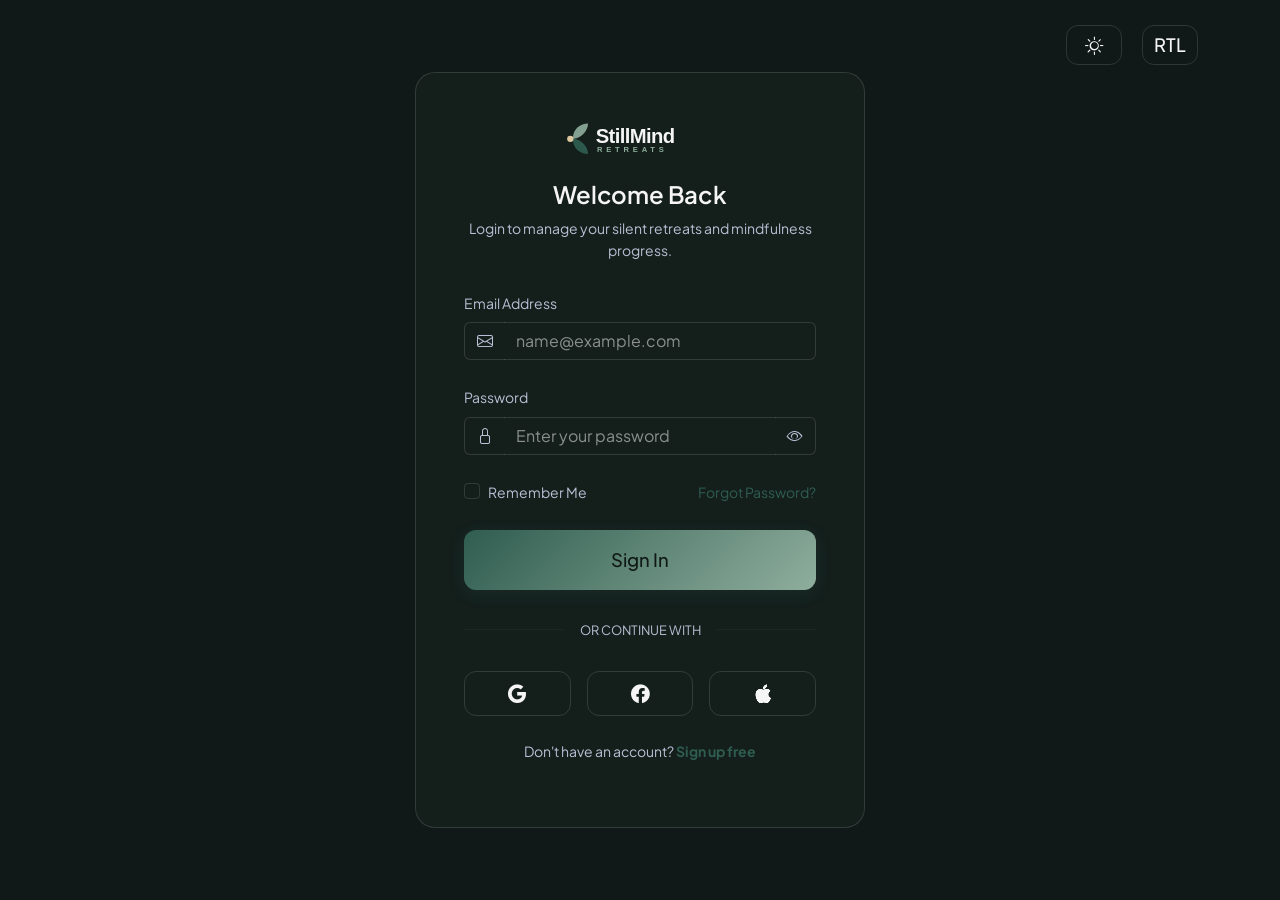
<file: login.html>
<!DOCTYPE html>
<html lang="en">

<head>
    <meta charset="UTF-8">
    <meta name="viewport" content="width=device-width, initial-scale=1.0">
    <title>Login | StillMind Retreats</title>
    <link rel="icon" type="image/png" href="assets/images/logo.svg">
    <link href="https://cdn.jsdelivr.net/npm/bootstrap@5.3.0/dist/css/bootstrap.min.css" rel="stylesheet">
    <link rel="stylesheet" href="https://cdn.jsdelivr.net/npm/bootstrap-icons@1.10.5/font/bootstrap-icons.css">
    <link rel="stylesheet" href="assets/css/style.css">
    <link rel="stylesheet" href="assets/css/dark-mode.css">
    <style>
        .auth-container {
            min-height: 100vh;
            position: relative;
        }

        .auth-form-wrapper {
            max-width: 450px;
            width: 100%;
        }

        .top-controls {
            position: absolute;
            top: 25px;
            right: 12px;
            z-index: 9999;
            display: flex;
            align-items: center;
            gap: 20px;
        }

        .top-controls .btn {
            height: 40px !important;
            min-height: 40px !important;
            display: inline-flex !important;
            align-items: center !important;
            justify-content: center !important;
            padding: 8px 16px !important;
        }

        .top-controls .nav-toggle-btn {
            width: 56px !important;
            min-width: 56px !important;
            padding: 8px 10px !important;
            gap: 0;
        }

        @media (max-width: 576px) {
            .top-controls {
                position: static;
                justify-content: flex-end;
                padding: 12px 14px 0;
                gap: 12px;
                margin-bottom: 6px;
            }

            .auth-main-col {
                padding: 1.25rem !important;
            }

            .auth-form-wrapper {
                max-width: 100%;
            }

            .auth-form-wrapper .glass-card {
                padding: 2rem 1.25rem !important;
            }

            .login-aux-row {
                display: flex !important;
                flex-direction: row;
                align-items: center !important;
                justify-content: space-between;
                gap: 10px;
            }

            .remember-30-label {
                white-space: nowrap;
            }

            .forgot-password-link {
                display: inline-block;
                white-space: nowrap;
            }

            .auth-continue-text {
                white-space: nowrap;
            }
        }
    </style>
</head>

<body class="bg-primary-bg">

    <div class="container-fluid p-0">
        <div class="container position-relative">
            <div class="top-controls">
                <button class="btn btn-outline-custom btn-sm d-flex align-items-center justify-content-center nav-toggle-btn" id="theme-toggle" title="Toggle Theme">
                    <i class="bi bi-brightness-high"></i>
                </button>
                <button class="btn btn-outline-custom btn-sm d-flex align-items-center justify-content-center nav-toggle-btn" id="rtl-toggle" title="RTL">
                    RTL
                </button>
            </div>
        </div>
        <div class="row g-0 auth-container">

            <!-- Main Form Column -->
            <div class="col-12 d-flex flex-column align-items-center justify-content-center p-5 auth-main-col">


                <div class="auth-form-wrapper">
                    <div class="glass-card p-5">
                        <div class="text-center mb-4">
                            <a href="index.html"
                                class="navbar-brand d-flex align-items-center justify-content-center mb-3">
                                <img src="assets/images/logo.svg" alt="Logo" height="35">
                            </a>
                        </div>
                        <h2 class="h4 mb-2 text-center">Welcome Back</h2>
                        <p class="text-secondary text-sm text-center mb-5">Login to manage your silent retreats and mindfulness progress.</p>

                        <form>
                            <div class="mb-4">
                                <label class="form-label text-secondary text-sm">Email Address</label>
                                <div class="input-group">
                                    <span
                                        class="input-group-text bg-transparent border-color text-secondary border-end-0"><i
                                            class="bi bi-envelope"></i></span>
                                    <input type="email"
                                        class="form-control bg-transparent border-color text-white shadow-none border-start-0"
                                        placeholder="name@example.com">
                                </div>
                            </div>
                            <div class="mb-4">
                                <label class="form-label text-secondary text-sm">Password</label>
                                <div class="input-group">
                                    <span
                                        class="input-group-text bg-transparent border-color text-secondary border-end-0"><i
                                            class="bi bi-lock"></i></span>
                                    <input type="password"
                                        class="form-control bg-transparent border-color text-white shadow-none border-start-0 border-end-0"
                                        placeholder="Enter your password" id="password">
                                    <span
                                        class="input-group-text bg-transparent border-color text-secondary border-start-0 cursor-pointer toggle-password"
                                        style="cursor: pointer;">
                                        <i class="bi bi-eye"></i>
                                    </span>
                                </div>
                            </div>
                            <div class="d-flex justify-content-between align-items-center mb-4 login-aux-row">
                                <div class="form-check">
                                    <input type="checkbox" class="form-check-input bg-transparent border-color"
                                        id="remember">
                                    <label class="form-check-label text-secondary text-sm remember-30-label" for="remember">Remember Me
                                        
                                        </label>
                                </div>
                                <a href="#" class="text-primary-accent text-sm text-decoration-none forgot-password-link">Forgot
                                    Password?</a>
                            </div>
                            <a href="dashboard.html" class="btn btn-primary-custom w-100 py-3 mb-4 text-center d-block text-decoration-none">Sign In</a>

                            <div class="text-center my-4">
                                <div class="d-flex align-items-center">
                                    <hr class="flex-grow-1 border-color">
                                    <span class="px-3 text-secondary text-xs auth-continue-text">OR CONTINUE WITH</span>
                                    <hr class="flex-grow-1 border-color">
                                </div>
                            </div>

                            <div class="row g-3 mb-4">
                                <div class="col-4">
                                    <button type="button" class="btn btn-outline-custom w-100 py-2" title="Google"><i
                                            class="bi bi-google"></i></button>
                                </div>
                                <div class="col-4">
                                    <button type="button" class="btn btn-outline-custom w-100 py-2" title="Facebook"><i
                                            class="bi bi-facebook"></i></button>
                                </div>
                                <div class="col-4">
                                    <button type="button" class="btn btn-outline-custom w-100 py-2" title="Apple"><i
                                            class="bi bi-apple"></i></button>
                                </div>
                            </div>

                            <div class="text-center">
                                <p class="text-secondary text-sm">Don't have an account? <a href="register.html"
                                        class="text-primary-accent text-decoration-none fw-bold">Sign up free</a></p>
                            </div>
                        </form>
                    </div>
                </div>
            </div>


        </div>
    </div>

    <script src="https://cdn.jsdelivr.net/npm/bootstrap@5.3.0/dist/js/bootstrap.bundle.min.js"></script>
    <script src="assets/js/main.js"></script>
</body>

</html>
</file>
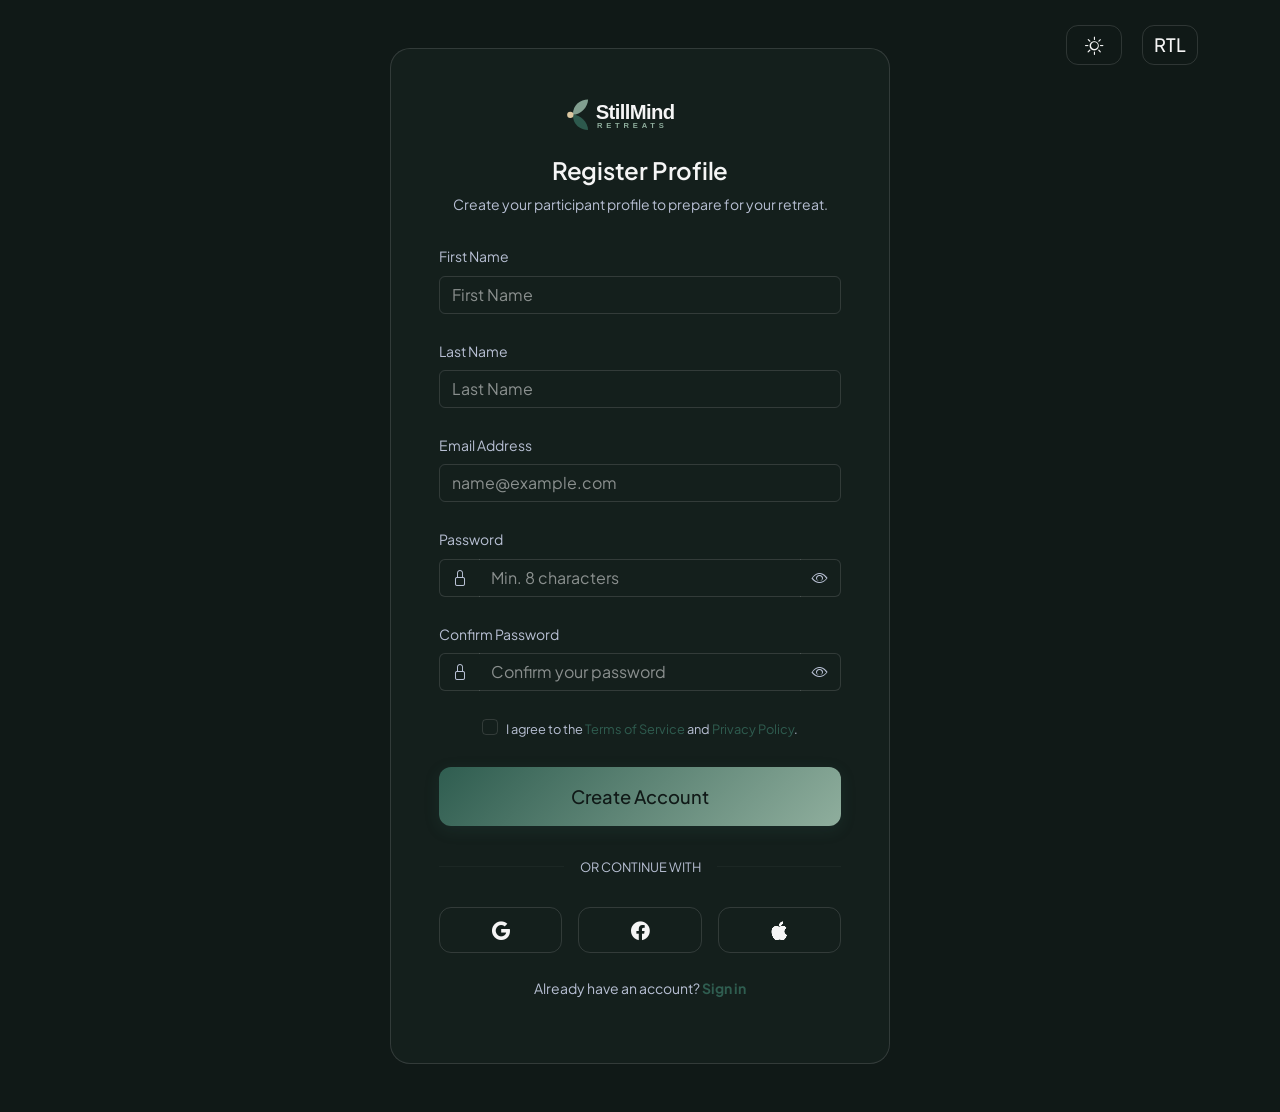
<file: register.html>
<!DOCTYPE html>
<html lang="en">

<head>
    <meta charset="UTF-8">
    <meta name="viewport" content="width=device-width, initial-scale=1.0">
    <title>Register | StillMind Retreats</title>
    <link rel="icon" type="image/png" href="assets/images/logo.svg">
    <link href="https://cdn.jsdelivr.net/npm/bootstrap@5.3.0/dist/css/bootstrap.min.css" rel="stylesheet">
    <link rel="stylesheet" href="https://cdn.jsdelivr.net/npm/bootstrap-icons@1.10.5/font/bootstrap-icons.css">
    <link rel="stylesheet" href="assets/css/style.css">
    <link rel="stylesheet" href="assets/css/dark-mode.css">
    <style>
        .auth-container {
            min-height: 100vh;
            position: relative;
        }

        .auth-form-wrapper {
            max-width: 500px;
            width: 100%;
        }

        .top-controls {
            position: absolute;
            top: 25px;
            right: 12px;
            z-index: 9999;
            display: flex;
            align-items: center;
            gap: 20px;
        }

        .top-controls .btn {
            height: 40px !important;
            min-height: 40px !important;
            display: inline-flex !important;
            align-items: center !important;
            justify-content: center !important;
            padding: 8px 16px !important;
        }

        .top-controls .nav-toggle-btn {
            width: 56px !important;
            min-width: 56px !important;
            padding: 8px 10px !important;
            gap: 0;
        }

        @media (max-width: 576px) {
            .top-controls {
                position: static;
                justify-content: flex-end;
                padding: 12px 14px 0;
                gap: 12px;
                margin-bottom: 6px;
            }

            .auth-main-col {
                padding: 1.25rem !important;
            }

            .auth-form-wrapper {
                max-width: 100%;
            }

            .auth-form-wrapper .glass-card {
                padding: 2rem 1.25rem !important;
            }

            .signup-create-btn {
                white-space: nowrap;
            }

            .auth-continue-text {
                white-space: nowrap;
            }

            .signup-terms {
                margin: 0 auto;
                max-width: 280px;
                line-height: 1.5;
                text-align: center;
            }
        }
    </style>
</head>

<body class="bg-primary-bg">

    <div class="container-fluid p-0">
        <div class="container position-relative">
            <div class="top-controls">
                <button class="btn btn-outline-custom btn-sm d-flex align-items-center justify-content-center nav-toggle-btn" id="theme-toggle" title="Toggle Theme">
                    <i class="bi bi-brightness-high"></i>
                </button>
                <button class="btn btn-outline-custom btn-sm d-flex align-items-center justify-content-center nav-toggle-btn" id="rtl-toggle" title="RTL">
                    RTL
                </button>
            </div>
        </div>

        <div class="row g-0 auth-container">
            <!-- Main Form Column -->
            <div class="col-12 d-flex flex-column align-items-center justify-content-center p-5 auth-main-col">


                <div class="auth-form-wrapper">
                    <div class="glass-card p-5">
                        <div class="text-center mb-4">
                            <a href="index.html"
                                class="navbar-brand d-flex align-items-center justify-content-center mb-3">
                                <img src="assets/images/logo.svg" alt="Logo" height="35">
                            </a>
                        </div>
                        <h2 class="h4 mb-2 text-center">Register Profile</h2>
                        <p class="text-secondary text-sm text-center mb-5">Create your participant profile to prepare for your retreat.</p>

                        <form>
                            <div class="mb-4">
                                <label class="form-label text-secondary text-sm">First Name</label>
                                <input type="text"
                                    class="form-control bg-transparent border-color text-white shadow-none"
                                    placeholder="First Name">
                            </div>
                            <div class="mb-4">
                                <label class="form-label text-secondary text-sm">Last Name</label>
                                <input type="text"
                                    class="form-control bg-transparent border-color text-white shadow-none"
                                    placeholder="Last Name">
                            </div>
                            <div class="mb-4">
                                <label class="form-label text-secondary text-sm">Email Address</label>
                                <input type="email"
                                    class="form-control bg-transparent border-color text-white shadow-none"
                                    placeholder="name@example.com">
                            </div>
                            <div class="mb-4">
                                <label class="form-label text-secondary text-sm">Password</label>
                                <div class="input-group">
                                    <span
                                        class="input-group-text bg-transparent border-color text-secondary border-end-0"><i
                                            class="bi bi-lock"></i></span>
                                    <input type="password"
                                        class="form-control bg-transparent border-color text-white shadow-none border-start-0 border-end-0"
                                        placeholder="Min. 8 characters" id="password">
                                    <span
                                        class="input-group-text bg-transparent border-color text-secondary border-start-0 cursor-pointer toggle-password"
                                        style="cursor: pointer;">
                                        <i class="bi bi-eye"></i>
                                    </span>
                                </div>
                            </div>
                            <div class="mb-4">
                                <label class="form-label text-secondary text-sm">Confirm Password</label>
                                <div class="input-group">
                                    <span
                                        class="input-group-text bg-transparent border-color text-secondary border-end-0"><i
                                            class="bi bi-lock"></i></span>
                                    <input type="password"
                                        class="form-control bg-transparent border-color text-white shadow-none border-start-0 border-end-0"
                                        placeholder="Confirm your password" id="confirm_password">
                                    <span
                                        class="input-group-text bg-transparent border-color text-secondary border-start-0 cursor-pointer toggle-password"
                                        style="cursor: pointer;">
                                        <i class="bi bi-eye"></i>
                                    </span>
                                </div>
                            </div>

                            <div class="mb-4 d-flex justify-content-center">
                                <div class="form-check text-start">
                                    <input type="checkbox" class="form-check-input bg-transparent border-color me-2" id="agreeTerms" required>
                                    <label class="form-check-label text-secondary text-xs signup-terms" for="agreeTerms">
                                        I agree to the <a href="#" class="text-primary-accent text-decoration-none">Terms of Service</a> and <a href="#" class="text-primary-accent text-decoration-none">Privacy Policy</a>.
                                    </label>
                                </div>
                            </div>

                            <a href="dashboard.html" class="btn btn-primary-custom w-100 py-3 mb-4 text-center d-block text-decoration-none signup-create-btn">Create Account</a>

                            <div class="text-center my-4">
                                <div class="d-flex align-items-center">
                                    <hr class="flex-grow-1 border-color">
                                    <span class="px-3 text-secondary text-xs auth-continue-text">OR CONTINUE WITH</span>
                                    <hr class="flex-grow-1 border-color">
                                </div>
                            </div>

                            <div class="row g-3 mb-4">
                                <div class="col-4">
                                    <button type="button" class="btn btn-outline-custom w-100 py-2" title="Google"><i
                                            class="bi bi-google"></i></button>
                                </div>
                                <div class="col-4">
                                    <button type="button" class="btn btn-outline-custom w-100 py-2" title="Facebook"><i
                                            class="bi bi-facebook"></i></button>
                                </div>
                                <div class="col-4">
                                    <button type="button" class="btn btn-outline-custom w-100 py-2" title="Apple"><i
                                            class="bi bi-apple"></i></button>
                                </div>
                            </div>

                            <div class="text-center">
                                <p class="text-secondary text-sm">Already have an account? <a href="login.html"
                                        class="text-primary-accent text-decoration-none fw-bold">Sign in</a></p>
                            </div>
                        </form>
                    </div>
                </div>
            </div>
        </div>
    </div>

    <script src="https://cdn.jsdelivr.net/npm/bootstrap@5.3.0/dist/js/bootstrap.bundle.min.js"></script>
    <script src="assets/js/main.js"></script>
</body>

</html>
</file>
<file: assets/css/style.css>
@import url('https://fonts.googleapis.com/css2?family=Plus+Jakarta+Sans:wght@300;400;500;600;700;800&display=swap');

:root {
    --primary-bg: #101917;
    --secondary-bg: #182320;
    --card-bg: rgba(24, 35, 32, 0.7);
    --primary-accent: #2F5D50;
    --secondary-accent: #DCC7A1;
    --accent: #8FAE9D;
    --gradient-primary: linear-gradient(135deg, #2F5D50, #8FAE9D);
    --text-primary: #F5F5F5;
    --text-secondary: #8FAE9D;
    --border-color: rgba(217, 217, 217, 0.15);
    --glow-color: rgba(47, 93, 80, 0.25);
    --success: #7AA874;
    --warning: #DCC7A1;
    --error: #ef4444;
    --transition: all 0.3s cubic-bezier(0.4, 0, 0.2, 1);
}

* {
    margin: 0;
    padding: 0;
    box-sizing: border-box;
}

html, body {
    overflow-x: hidden;
    width: 100%;
}

body {
    font-family: 'Plus Jakarta Sans', sans-serif;
    font-weight: 400;
    background-color: var(--primary-bg);
    color: var(--text-primary);
    line-height: 1.6;
}

/* Glassmorphism */
.glass-card {
    background: var(--card-bg);
    backdrop-filter: blur(12px);
    -webkit-backdrop-filter: blur(12px);
    border: 1px solid var(--border-color);
    border-radius: 20px;
    transition: var(--transition);
}

.glass-card:hover {
    border-color: var(--secondary-accent);
    box-shadow: 0 0 20px var(--glow-color);
    transform: translateY(-5px);
}

/* Typography Scale */
h1, .display-1, .display-2, .display-3 {
    font-family: 'Plus Jakarta Sans', sans-serif !important;
    font-weight: 600 !important;
    letter-spacing: -0.01em;
}

h2, .display-4, .display-5 {
    font-family: 'Plus Jakarta Sans', sans-serif !important;
    font-weight: 600 !important;
    letter-spacing: -0.01em;
}

h3, h4, h5, h6, .subheading, .card-heading {
    font-family: 'Plus Jakarta Sans', sans-serif !important;
    font-weight: 500 !important;
}

p, .lead, li, td, th, label, input, select, textarea, span, a, button, .btn {
    font-family: 'Plus Jakarta Sans', sans-serif !important;
}

p, .lead, li, td, th {
    font-weight: 400;
}

label, .form-label, .text-sm, .text-xs, small, .small {
    font-weight: 400;
}

/* Font sizes based on scale */
h1, .display-3 {
    font-size: clamp(3.2rem, 7vw, 4.8rem);
}
h2, .display-5 {
    font-size: clamp(2.2rem, 5vw, 3.4rem);
}
h3 {
    font-size: clamp(1.6rem, 3vw, 2.2rem);
}
h4, h5, h6 {
    font-size: clamp(1.2rem, 2.5vw, 1.6rem);
}
p, .lead, li, td, th {
    font-size: clamp(0.9rem, 1.8vw, 1.15rem);
}

.text-gradient {
    background: var(--gradient-primary);
    -webkit-background-clip: text;
    background-clip: text;
    -webkit-text-fill-color: transparent;
}

/* Buttons */
.btn-primary-custom {
    background: var(--gradient-primary);
    border: none;
    color: #101917 !important; /* contrast on warm sand/sage gradient */
    padding: 12px 28px;
    border-radius: 12px;
    font-family: 'Plus Jakarta Sans', sans-serif !important;
    font-weight: 500 !important;
    font-size: clamp(0.9rem, 1.8vw, 1.15rem);
    transition: var(--transition);
    box-shadow: 0 4px 15px rgba(47, 93, 80, 0.2);
    white-space: nowrap;
}

.btn-primary-custom:hover {
    transform: translateY(-2px);
    background: #23463D !important;
    color: white !important;
    box-shadow: 0 6px 20px rgba(47, 93, 80, 0.4);
}

.btn-outline-custom {
    background: transparent;
    border: 1px solid var(--border-color);
    color: var(--text-primary);
    padding: 12px 28px;
    border-radius: 12px;
    font-family: 'Plus Jakarta Sans', sans-serif !important;
    font-weight: 500 !important;
    font-size: clamp(0.9rem, 1.8vw, 1.15rem);
    transition: var(--transition);
    white-space: nowrap;
}

.btn-outline-custom:hover {
    background: var(--card-bg);
    border-color: var(--secondary-accent);
    color: var(--secondary-accent);
}

/* Header Buttons & Icons: Equal Height Alignment */
.navbar-custom .btn {
    height: 40px !important;
    min-height: 40px !important;
    display: inline-flex !important;
    align-items: center !important;
    justify-content: center !important;
    padding: 8px 16px !important;
}

.navbar-custom .nav-toggle-btn {
    width: 56px !important;
    min-width: 56px !important;
    padding: 8px 10px !important;
    gap: 0;
}

/* Navbar */
.navbar-custom {
    background: rgba(24, 35, 32, 0.9);
    backdrop-filter: blur(15px);
    border-bottom: 1px solid var(--border-color);
    padding: 15px 0;
    transition: var(--transition);
}

.nav-link {
    color: var(--text-secondary) !important;
    font-size: 0.9rem;
    font-weight: 500;
    margin: 0 10px;
    transition: var(--transition);
}

.nav-link:hover {
    color: var(--primary-accent) !important;
}

.nav-link.active {
    color: #f4fbf8 !important;
    font-weight: 700 !important;
    background: transparent;
    border: 0;
    border-radius: 0;
    box-shadow: none;
    padding-bottom: 0.35rem;
    text-decoration-line: underline !important;
    text-decoration-thickness: 0.2rem;
    text-underline-offset: 0.35rem;
    text-decoration-color: #9ad8c7;
}

@media (min-width: 1200px) {
    body {
        padding-top: 72px !important;
    }

    body.home2-page {
        padding-top: 86px !important;
    }

    body:has(.sidebar),
    body:has(.top-controls) {
        padding-top: 0 !important;
    }

    .navbar-custom {
        position: fixed !important;
        top: 0 !important;
        left: 0 !important;
        right: 0 !important;
        width: 100% !important;
        z-index: 1080 !important;
    }

    .navbar-custom .navbar-collapse {
        align-items: center;
    }

    .navbar-custom .navbar-nav .nav-item {
        flex-shrink: 0;
    }

    .navbar-custom .navbar-nav .nav-link {
        white-space: nowrap;
    }
}

@media (max-width: 1199.98px) {
    body {
        padding-top: 72px !important;
    }
    
    body.home2-page {
        padding-top: 86px !important;
    }
    
    body:has(.sidebar),
    body:has(.top-controls) {
        padding-top: 0 !important;
    }

    .navbar-custom {
        position: fixed !important;
        top: 0 !important;
        left: 0 !important;
        right: 0 !important;
        width: 100% !important;
        z-index: 1080 !important;
    }

    .navbar-custom .container {
        position: relative;
    }

    .navbar-custom .navbar-collapse {
        position: absolute;
        top: calc(100% + 8px);
        left: 0;
        right: 0;
        width: 100% !important;
        z-index: 1100;
        margin-top: 0;
        padding: 24px;
        border: 1px solid var(--border-color);
        border-radius: 14px;
        background: rgba(24, 35, 32, 0.98);
        backdrop-filter: blur(15px);
    }

    .navbar-custom .navbar-nav {
        margin-bottom: 12px;
        gap: 4px;
    }

    .navbar-custom .navbar-nav .nav-link {
        margin: 0;
        padding: 10px 0;
    }

    .navbar-custom .navbar-collapse > .d-flex.align-items-center.gap-3 {
        width: 100%;
        flex-wrap: wrap;
        gap: 10px !important;
    }

    .navbar-custom .navbar-collapse > .d-flex.align-items-center.gap-3 > .d-flex.gap-2 {
        margin-left: 0 !important;
    }
}

.back-to-top {
    position: fixed;
    right: 24px;
    bottom: 24px;
    width: 46px;
    height: 46px;
    border: 1px solid var(--border-color);
    border-radius: 12px;
    background: rgba(18, 26, 47, 0.9);
    color: #f8fafc;
    display: inline-flex;
    align-items: center;
    justify-content: center;
    cursor: pointer;
    z-index: 999;
    opacity: 0;
    visibility: hidden;
    transform: translateY(8px);
    transition: var(--transition);
}

.back-to-top i {
    color: inherit;
    font-size: 20px;
    line-height: 1;
}

.back-to-top:hover {
    border-color: var(--primary-accent);
    color: var(--primary-accent);
    background: rgba(18, 26, 47, 1);
}

.back-to-top.show {
    opacity: 1;
    visibility: visible;
    transform: translateY(0);
}

/* Hero Section */
.hero-section {
    padding: 25px 0 60px;




    position: relative;
    overflow: hidden;
}

.hero-glow {
    position: absolute;
    top: -10%;
    right: -10%;
    width: 600px;
    height: 600px;
    background: radial-gradient(circle, rgba(108, 71, 212, 0.15) 0%, rgba(124, 58, 237, 0.05) 50%, transparent 100%);
    filter: blur(80px);
    z-index: -1;
}

.hero-mockup-wrapper {
    position: relative;
    z-index: 1;
}

.hero-mockup-wrapper img {
    width: 100%;
    border-radius: 30px;
    border: 1px solid var(--border-color);
    box-shadow: 0 30px 60px rgba(0, 0, 0, 0.5);
}

.premium-brand-img {
    width: 100%;
    aspect-ratio: 16 / 9;
    object-fit: cover;
    display: block;
}

/* Animations */
@keyframes float {
    0% {
        transform: translateY(0px);
    }

    50% {
        transform: translateY(-20px);
    }

    100% {
        transform: translateY(0px);
    }
}

.float-animation {
    animation: float 6s ease-in-out infinite;
}

/* Dashboard UI */
.dashboard-card {
    background: var(--card-bg);
    border: 1px solid var(--border-color);
    border-radius: 16px;
    padding: 24px;
    height: 100%;
    transition: var(--transition);
}

.stat-icon {
    width: 48px;
    height: 48px;
    display: flex;
    align-items: center;
    justify-content: center;
    border-radius: 12px;
    font-size: 1.5rem;
    margin-bottom: 20px;
}

.sidebar-nav {
    list-style: none;
    padding: 0;
}

.sidebar-link {
    display: flex;
    align-items: center;
    padding: 12px 20px;
    color: var(--text-secondary);
    text-decoration: none;
    border-radius: 10px;
    margin-bottom: 8px;
    transition: var(--transition);
}

.sidebar-link i {
    width: 24px;
    margin-right: 12px;
    font-size: 1.2rem;
}

.sidebar-link:hover,
.sidebar-link.active {
    background: rgba(108, 71, 212, 0.1);
    color: var(--primary-accent);
}

.table-glass {
    border-collapse: separate;
    border-spacing: 0 10px;
}

.table-glass tr td,
.table-glass tr th {
    background: var(--card-bg);
    border: none;
    padding: 15px 20px;
    vertical-align: middle;
}

.table-glass tr td:first-child {
    border-radius: 12px 0 0 12px;
}

.table-glass tr td:last-child {
    border-radius: 0 12px 12px 0;
}

.status-badge {
    padding: 5px 12px;
    border-radius: 20px;
    font-size: 0.8rem;
    font-weight: 600;
}

.status-active {
    background: rgba(34, 197, 94, 0.1);
    color: var(--success);
}

.status-paused {
    background: rgba(245, 158, 11, 0.1);
    color: var(--warning);
}

/* Sidebar & Main Content Layout */
.sidebar {
    width: 280px;
    background: var(--secondary-bg);
    border-right: 1px solid var(--border-color);
    height: 100vh;
    position: fixed;
    top: 0;
    left: 0;
    padding: 30px;
    z-index: 1000;
    transition: var(--transition);
}

.main-content {
    margin-left: 280px;
    padding: 40px;
    min-height: 100vh;
}

/* Responsive */
@media (max-width: 1024px) {
    .sidebar {
        transform: translateX(-100%);
    }

    .sidebar.active {
        transform: translateX(0);
    }

    .main-content {
        margin-left: 0;
    }
}

.max-w-600 {
    max-width: 600px;
}

.text-sm {
    font-size: 0.875rem;
}

.bg-secondary-bg {
    background-color: var(--secondary-bg);
}

.border-color {
    border-color: var(--border-color) !important;
}

.text-primary-accent {
    color: var(--primary-accent) !important;
}

/* Form Controls Visibility */
.form-control,
.form-select {
    color: var(--text-primary) !important;
}

.form-control::placeholder {
    color: rgba(255, 255, 255, 0.5) !important;
    opacity: 1 !important;
}

.form-control:focus,
.form-select:focus {
    color: var(--text-primary) !important;
    border-color: var(--primary-accent) !important;
    background-color: rgba(255, 255, 255, 0.02) !important;
    outline-color: #6C47D4 !important;
    box-shadow: 0 0 0 0.25rem rgba(108, 71, 212, 0.25) !important;
}

.input-group-text {
    background-color: transparent;
    border-color: var(--border-color);
    color: var(--text-secondary);
}

/* Social Links Hover */
.social-links a {
    transition: all 0.3s ease;
}

.social-links a:hover {
    color: var(--primary-accent) !important;
    transform: translateY(-5px);
}

@media (min-width: 992px) and (max-width: 1199.98px) {
    .story-quote {
        min-height: 108px;
    }
}

/* Custom primary violet brand color overrides */
.bg-primary-accent {
    background-color: var(--primary-accent) !important;
}
.border-primary-accent {
    border-color: var(--primary-accent) !important;
}
a {
    color: var(--primary-accent);
    text-decoration: none;
    transition: var(--transition);
}
a:hover {
    color: var(--secondary-accent);
}
mark {
    background-color: rgba(108, 71, 212, 0.2);
    color: var(--text-primary);
}
u {
    text-decoration-color: var(--primary-accent);
}

/* Styles imported from retreats.html */
.portfolio-img {
    height: 300px;
    object-fit: cover;
    border-radius: 12px;
    margin-bottom: 25px;
}

@media (min-width: 992px) and (max-width: 1199.98px) {
    .portfolio-grid-primary>.col-lg-6 {
        display: flex;
    }

    .portfolio-card-equal {
        display: flex;
        flex-direction: column;
        width: 100%;
        height: 100%;
    }

    .portfolio-metrics {
        margin-top: auto;
        flex-wrap: wrap;
    }

    .testimonial-header {
        min-height: 100px;
        align-items: flex-start !important;
    }

    .testimonial-header .text-xs {
        min-height: 44px;
        line-height: 1.4;
    }
}

.testimonial-card-uniform {
    display: flex;
    flex-direction: column;
    height: 100%;
}

.testimonial-header {
    min-height: 56px;
}

.testimonial-meta {
    display: flex;
    flex-direction: column;
    justify-content: center;
}

@media (min-width: 992px) {
    .testimonial-header {
        min-height: 104px;
        align-items: flex-start !important;
    }

    .testimonial-meta {
        min-height: 78px;
    }

    .testimonial-rating {
        min-height: 24px;
        display: flex;
        align-items: center;
    }
}

body:not(.light-theme) .process-step-number {
    background: rgba(47, 93, 80, 0.14);
    border: 1px solid rgba(47, 93, 80, 0.35);
    color: #ffffff !important;
    display: flex;
    align-items: center;
    justify-content: center;
}

@media (max-width: 576px) {
    .luxe-metrics {
        gap: 0.5rem !important;
        flex-wrap: nowrap;
    }

    .luxe-chip {
        white-space: nowrap;
        font-size: 0.78rem !important;
        padding: 0.45rem 0.6rem !important;
        border-color: #D9D9D9 !important;
    }

    .process-kpi-card {
        display: flex;
        flex-direction: column;
        align-items: center;
    }

    .process-kpi-value {
        min-height: 52px;
        display: flex;
        align-items: center;
        justify-content: center;
        text-align: center;
    }

    .process-kpi-label {
        min-height: 72px;
        display: flex;
        align-items: flex-start;
        justify-content: center;
        text-align: center;
        line-height: 1.35;
    }
}

/* Styles imported from accommodation.html */
@media (min-width: 992px) and (max-width: 1199.98px) {
    .pricing-plans-row .pricing-feature-list li {
        display: grid !important;
        grid-template-columns: 22px 1fr;
        column-gap: 10px;
        align-items: start !important;
    }

    .pricing-plans-row .pricing-feature-list li i {
        margin-right: 0 !important;
        margin-top: 2px;
    }

    .pricing-plans-row .pricing-feature-list li span {
        display: block;
    }
}

/* Spacing and Utilities */
section.py-5 {
    padding-top: 3rem !important;
    padding-bottom: 3rem !important;
}
section.mt-5 {
    margin-top: 2rem !important;
}
.container.pt-5, .container.py-5 {
    padding-top: 1rem !important;
    padding-bottom: 1rem !important;
}
.mb-5 {
    margin-bottom: 1.75rem !important;
}

/* Dark Mode Text Contrast Fix */
body:not(.light-theme) .text-secondary {
    color: #b8c0d4 !important;
}
body:not(.light-theme) .badge.bg-primary-accent.text-dark {
    color: #ffffff !important;
}

/* Premium Scroll Animations */
[data-reveal] {
    opacity: 0;
    transition: opacity 1.2s cubic-bezier(0.215, 0.61, 0.355, 1), transform 1.2s cubic-bezier(0.215, 0.61, 0.355, 1), filter 1.2s cubic-bezier(0.215, 0.61, 0.355, 1);
    will-change: transform, opacity, filter;
}

[data-reveal="fade-up"] {
    transform: translateY(40px);
}

[data-reveal="fade-down"] {
    transform: translateY(-40px);
}

[data-reveal="slide-left"] {
    transform: translateX(50px);
}

[data-reveal="slide-right"] {
    transform: translateX(-50px);
}

[data-reveal="scale-up"] {
    transform: scale(0.95);
}

[data-reveal="blur-in"] {
    filter: blur(8px);
}

/* Active Animation States */
[data-reveal].revealed {
    opacity: 1;
    transform: translate(0) scale(1);
    filter: blur(0);
}

/* Dashboard Tab Transition */
.content-section {
    animation: dashboardFadeIn 0.5s cubic-bezier(0.25, 1, 0.5, 1) forwards;
}

@keyframes dashboardFadeIn {
    from {
        opacity: 0;
        transform: translateY(15px);
    }
    to {
        opacity: 1;
        transform: translateY(0);
    }
}

/* Premium Hero Collage & Showcase Layouts */
.collage-container {
    position: relative;
    width: 100%;
    height: 480px;
}

.collage-img-main {
    position: absolute;
    top: 0;
    left: 0;
    width: 75%;
    height: 90%;
    object-fit: cover;
    border-radius: 24px;
    border: 1px solid var(--border-color);
    box-shadow: 0 20px 40px rgba(0, 0, 0, 0.3);
}

.collage-img-overlay {
    position: absolute;
    bottom: 0;
    right: 0;
    width: 50%;
    height: 60%;
    object-fit: cover;
    border-radius: 20px;
    border: 2px solid var(--primary-bg);
    box-shadow: 0 30px 60px rgba(0, 0, 0, 0.4);
}

.collage-badge-1 {
    position: absolute;
    top: 15%;
    right: 5%;
    z-index: 10;
}

.collage-badge-2 {
    position: absolute;
    bottom: 15%;
    left: -5%;
    z-index: 10;
}

.text-2xs {
    font-size: 0.7rem !important;
}

.text-xs {
    font-size: 0.8rem !important;
}

/* Home 2 Hero Composited Showcase */
.showcase-container {
    position: relative;
    margin-top: 4rem;
    margin-bottom: 2rem;
}

.showcase-main-img {
    width: 100%;
    max-height: 480px;
    object-fit: cover;
    border-radius: 32px;
    border: 1px solid var(--border-color);
    box-shadow: 0 25px 50px rgba(0, 0, 0, 0.35);
}

.showcase-floating-card-left {
    position: absolute;
    left: -3%;
    top: 20%;
    width: 210px;
    z-index: 5;
    transform: translateY(-10px);
}

.showcase-floating-card-right {
    position: absolute;
    right: -3%;
    bottom: 10%;
    width: 210px;
    z-index: 5;
    transform: translateY(10px);
}

@media (max-width: 991.98px) {
    .collage-container {
        position: relative;
        margin-top: 3rem;
    }

    /* Tablet view: 576px to 991px */
    @media (min-width: 576px) {
        .collage-container {
            height: 400px;
        }
        .collage-img-main {
            position: absolute;
            width: 80%;
            height: 90%;
            left: 10%;
            top: 0;
        }
        .collage-badge-1 {
            position: absolute;
            top: 15%;
            right: 5%;
            left: auto;
        }
        .collage-badge-2 {
            position: absolute;
            bottom: 15%;
            left: 5%;
            right: auto;
        }
    }

    /* Mobile view: < 576px */
    @media (max-width: 575.98px) {
        .collage-container {
            height: auto;
            display: flex;
            flex-direction: column;
            align-items: center;
            gap: 1.25rem;
        }
        .collage-img-main {
            position: relative;
            width: 100%;
            height: auto;
            left: 0;
            top: 0;
        }
        .collage-badge-1,
        .collage-badge-2 {
            position: relative;
            width: 100%;
            max-width: 100%;
            top: auto;
            bottom: auto;
            left: auto;
            right: auto;
            transform: none !important;
        }
        .hero-section .btn {
            width: 100%;
            max-width: 280px;
            display: inline-flex;
            justify-content: center;
            align-items: center;
        }
        .topic-tag {
            width: 100%;
            max-width: 280px;
        }
        .topic-tag .badge {
            margin-inline-start: auto !important;
        }
    }

    .showcase-floating-card-left,
    .showcase-floating-card-right {
        position: static;
        width: 100%;
        margin-top: 1rem;
        transform: none !important;
    }

    .about-image-wrapper {
        max-width: 480px;
        margin: 0 auto 1.5rem;
    }

    .about-floating-card {
        position: static !important;
        max-width: 100% !important;
        margin-top: 1rem !important;
        transform: none !important;
    }
}

/* Global contrast fix for primary accent (green) badges and tags across all pages and themes */
body .bg-primary-accent,
body.light-theme .bg-primary-accent,
body .bg-primary-accent *,
body.light-theme .bg-primary-accent * {
    color: #ffffff !important;
}

/* Fix featured guide section image alignment/height on desktop/web view */
@media (min-width: 992px) {
    .blog-featured-row {
        align-items: stretch !important;
    }
    .blog-featured-img-col {
        display: flex !important;
    }
    .blog-featured-img-col img {
        height: 100% !important;
        object-fit: cover !important;
    }
}

/* Global RTL Directional Spacing overrides for LTR Bootstrap fallback */
html[dir="rtl"] .me-1 { margin-left: 0.25rem !important; margin-right: 0 !important; }
html[dir="rtl"] .me-2 { margin-left: 0.5rem !important; margin-right: 0 !important; }
html[dir="rtl"] .me-3 { margin-left: 1rem !important; margin-right: 0 !important; }
html[dir="rtl"] .me-4 { margin-left: 1.5rem !important; margin-right: 0 !important; }
html[dir="rtl"] .me-5 { margin-left: 3rem !important; margin-right: 0 !important; }

html[dir="rtl"] .ms-1 { margin-right: 0.25rem !important; margin-left: 0 !important; }
html[dir="rtl"] .ms-2 { margin-right: 0.5rem !important; margin-left: 0 !important; }
html[dir="rtl"] .ms-3 { margin-right: 1rem !important; margin-left: 0 !important; }
html[dir="rtl"] .ms-4 { margin-right: 1.5rem !important; margin-left: 0 !important; }
html[dir="rtl"] .ms-5 { margin-right: 3rem !important; margin-left: 0 !important; }

html[dir="rtl"] .pe-1 { padding-left: 0.25rem !important; padding-right: 0 !important; }
html[dir="rtl"] .pe-2 { padding-left: 0.5rem !important; padding-right: 0 !important; }
html[dir="rtl"] .pe-3 { padding-left: 1rem !important; padding-right: 0 !important; }
html[dir="rtl"] .pe-4 { padding-left: 1.5rem !important; padding-right: 0 !important; }
html[dir="rtl"] .pe-5 { padding-left: 3rem !important; padding-right: 0 !important; }

html[dir="rtl"] .ps-1 { padding-right: 0.25rem !important; padding-left: 0 !important; }
html[dir="rtl"] .ps-2 { padding-right: 0.5rem !important; padding-left: 0 !important; }
html[dir="rtl"] .ps-3 { padding-right: 1rem !important; padding-left: 0 !important; }
html[dir="rtl"] .ps-4 { padding-right: 1.5rem !important; padding-left: 0 !important; }
html[dir="rtl"] .ps-5 { padding-right: 3rem !important; padding-left: 0 !important; }

/* Specific feature-icon & list spacing adjustments for Home Page 2 in RTL */
html[dir="rtl"] .feature-icon {
    margin-left: 1.5rem !important;
    margin-right: 0 !important;
}

html[dir="rtl"] section.bg-secondary-bg ul.list-unstyled li {
    display: flex !important;
    align-items: center !important;
    justify-content: center !important;
}

html[dir="rtl"] section:not(.bg-secondary-bg) ul.list-unstyled li {
    display: flex !important;
    align-items: center !important;
    justify-content: flex-start !important;
    text-align: right !important;
}

html[dir="rtl"] ul.list-unstyled li i {
    margin-left: 0.5rem !important;
    margin-right: 0 !important;
}

html[dir="rtl"] .badge.bg-primary-accent.rounded-circle {
    margin-left: 1rem !important;
    margin-right: 0 !important;
}
</file>
<file: assets/css/dark-mode.css>
/* Light Mode Overrides for StillMind Retreats Platform */

body.light-theme {
    --primary-bg: #F8F6F2;
    --secondary-bg: #F2EEE8;
    --card-bg: #ffffff;
    --text-primary: #2A2A2A;
    --text-secondary: #5A5A5A;
    --border-color: #D9D9D9;
    background-color: var(--primary-bg);
    color: var(--text-primary);
}

/* Navbar Light Theme */
body.light-theme .navbar-custom {
    background: rgba(248, 246, 242, 0.9);
    backdrop-filter: blur(15px);
    border-bottom: 1px solid #D9D9D9;
}

body.light-theme .nav-link {
    color: var(--text-secondary) !important;
}

body.light-theme .nav-link:hover {
    color: var(--primary-accent) !important;
}

body.light-theme .nav-link.active {
    color: #17352d !important;
    font-weight: 700 !important;
    background: transparent;
    border: 0;
    border-radius: 0;
    box-shadow: none;
    padding-bottom: 0.35rem;
    text-decoration-line: underline !important;
    text-decoration-thickness: 0.2rem;
    text-underline-offset: 0.35rem;
    text-decoration-color: #23463D;
}

body.light-theme .navbar-brand .text-white {
    color: #2A2A2A !important;
}

/* Sections & Typography */
body.light-theme .bg-secondary-bg {
    background-color: #F2EEE8 !important;
}

body.light-theme .text-secondary {
    color: #5A5A5A !important;
}

body.light-theme .text-white {
    color: #2A2A2A !important;
}

body.light-theme .badge.bg-primary-accent.text-white {
    color: #ffffff !important;
}

body.light-theme .display-3,
body.light-theme .display-5,
body.light-theme .h1,
body.light-theme .h2,
body.light-theme .h3,
body.light-theme .h4,
body.light-theme .h5 {
    color: #2A2A2A !important;
}

body.light-theme .hero-ai-enhanced-badge {
    background-color: var(--primary-accent) !important;
    color: #ffffff !important;
}

/* Cards & Dashboard Elements */
body.light-theme .glass-card {
    background: #ffffff;
    border-color: #D9D9D9;
    box-shadow: 0 10px 40px rgba(0, 0, 0, 0.02);
}

body.light-theme .glass-card:hover {
    border-color: var(--secondary-accent);
}

body.light-theme .dashboard-card {
    background: #ffffff;
    border-color: #D9D9D9;
    box-shadow: 0 4px 20px rgba(0, 0, 0, 0.01);
}

body.light-theme .sidebar {
    background: #F2EEE8;
    border-right: 1px solid #D9D9D9;
}

body.light-theme .sidebar-link {
    color: #2A2A2A;
}

body.light-theme .sidebar-link:hover,
body.light-theme .sidebar-link.active {
    background: rgba(47, 93, 80, 0.05);
    color: var(--primary-accent);
}

/* Tables */
body.light-theme .table-dark {
    --bs-table-bg: transparent;
    color: #2A2A2A;
}

body.light-theme .table-glass tr td,
body.light-theme .table-glass tr th {
    background: #ffffff;
    color: #2A2A2A;
    border-bottom: 1px solid #D9D9D9;
}

body.light-theme .table-glass th.text-secondary {
    color: #5A5A5A !important;
}

/* Form Controls */
body.light-theme .form-control,
body.light-theme .form-select {
    border-color: #D9D9D9;
    color: #2A2A2A !important;
    background-color: #ffffff !important;
}

body.light-theme .form-control::placeholder {
    color: #999999;
}

body.light-theme .input-group-text {
    border-color: #D9D9D9;
    color: #2A2A2A;
    background-color: #F2EEE8;
}

/* Auth Pages Specific */
body.light-theme .auth-image {
    filter: grayscale(0.1) brightness(1.05);
}

/* Footer */
body.light-theme footer {
    border-top: 1px solid #D9D9D9;
    background-color: #F2EEE8;
}

body.light-theme footer .text-secondary {
    color: #5A5A5A !important;
}

body.light-theme footer a {
    transition: color 0.3s ease, transform 0.3s ease;
}

body.light-theme footer a:hover,
body.light-theme footer a.text-secondary:hover {
    color: var(--primary-accent) !important;
}

body.light-theme footer .social-links a:hover {
    transform: translateY(-5px);
}

body.light-theme .border-color {
    border-color: #D9D9D9 !important;
}

/* Navbar Toggler Fix */
body.light-theme .navbar-toggler,
body.light-theme .navbar-toggler i {
    color: #2A2A2A !important;
    opacity: 1 !important;
    box-shadow: none !important;
    outline: none !important;
}

/* Mobile/Tablet Menu Fix */
@media (max-width: 1199.98px) {
    body.light-theme .navbar-custom .navbar-collapse {
        background: rgba(248, 246, 242, 0.98);
        border-color: #D9D9D9;
    }
}

/* Buttons */
body.light-theme .btn-outline-custom {
    color: #2A2A2A;
    border-color: #D9D9D9;
}

body.light-theme .btn-outline-custom:hover {
    background: #F2EEE8;
    border-color: var(--primary-accent) !important;
    color: var(--primary-accent) !important;
}

body.light-theme .text-primary-accent:hover {
    color: #1a332c !important;
    text-decoration: underline !important;
}
</file>
